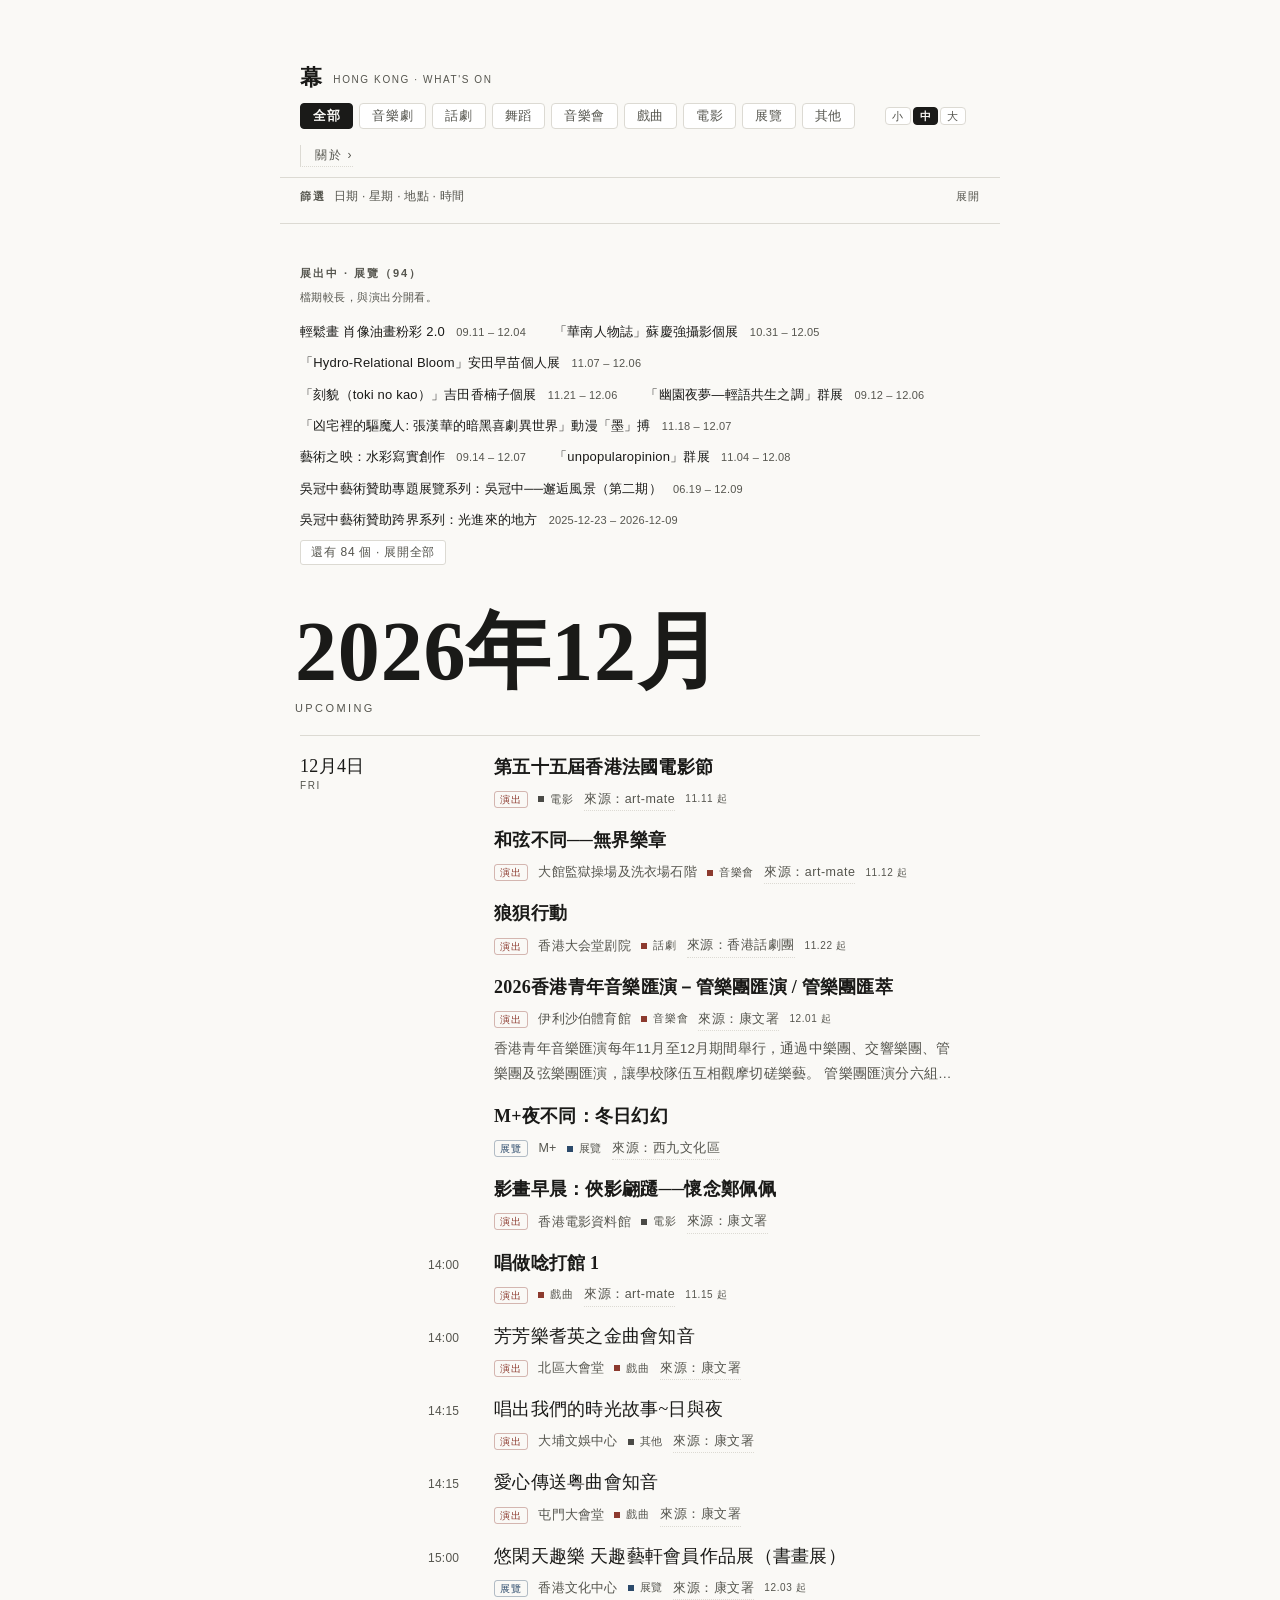
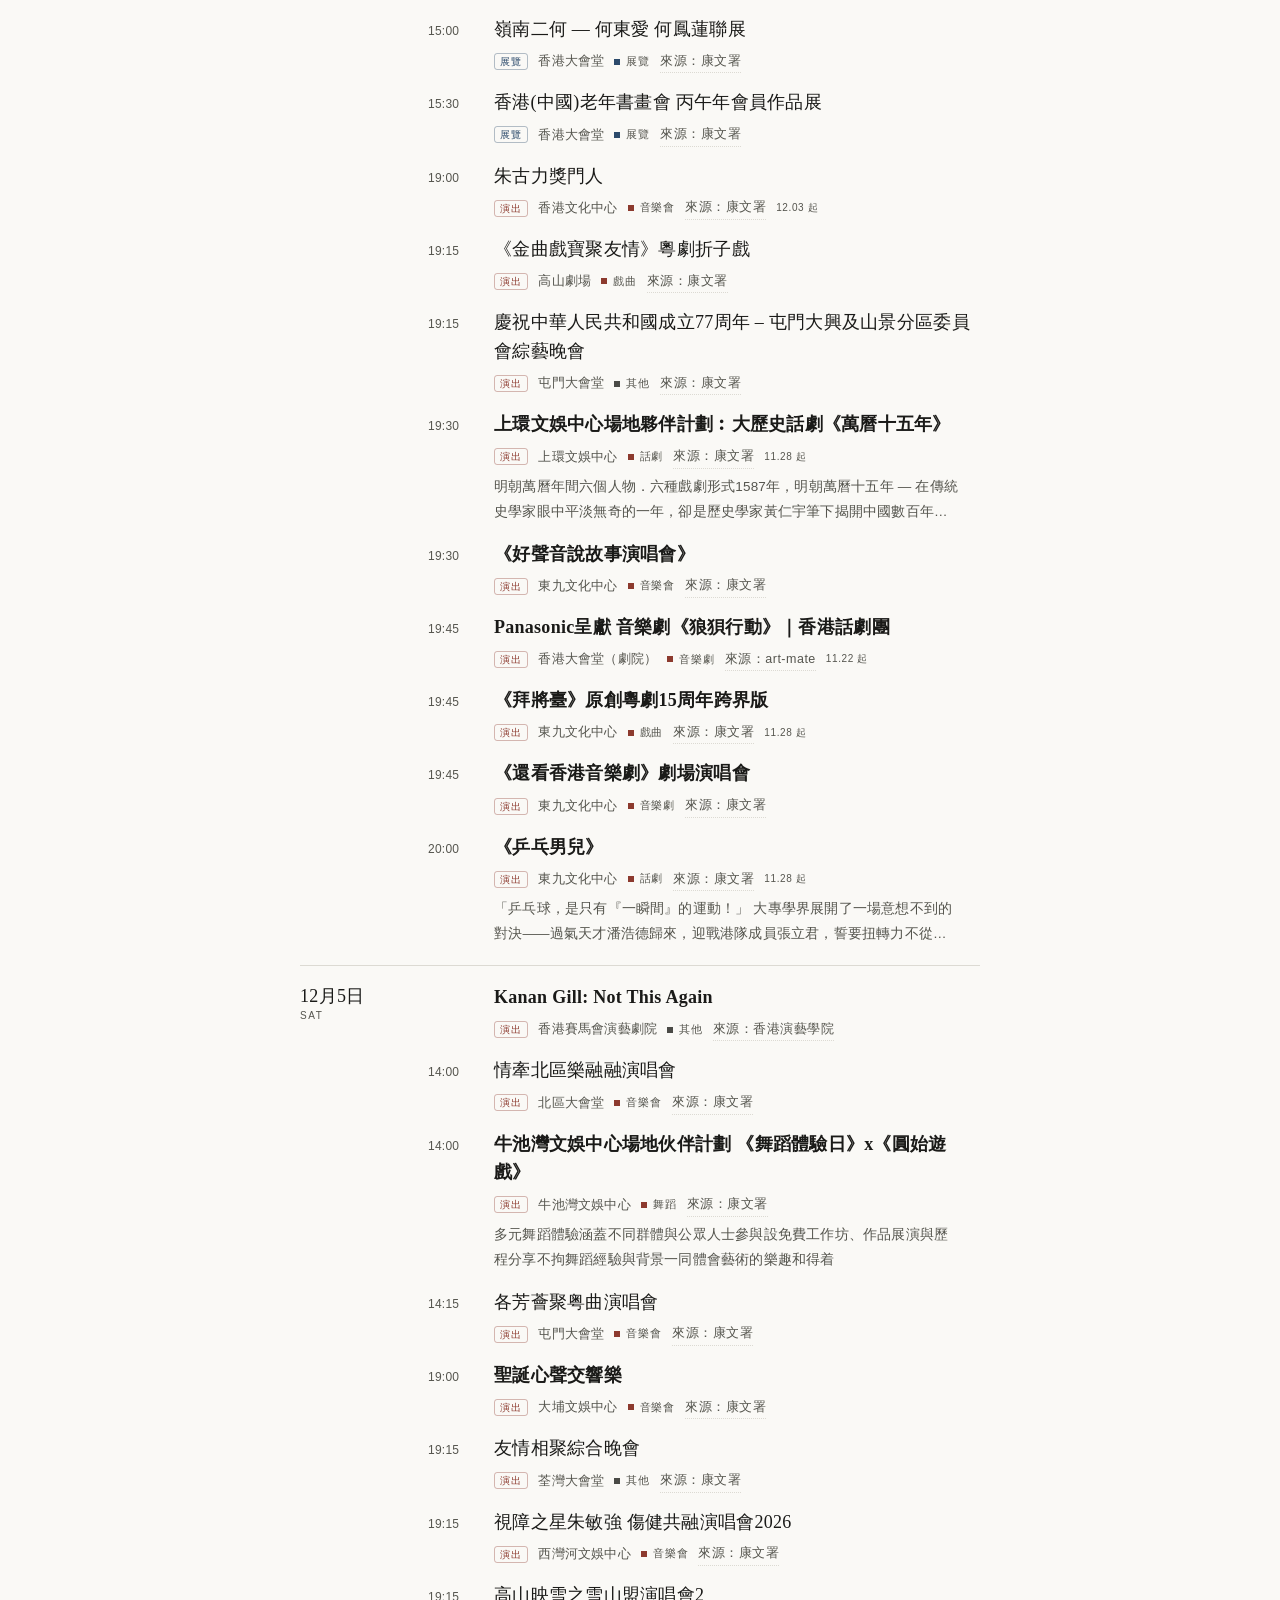
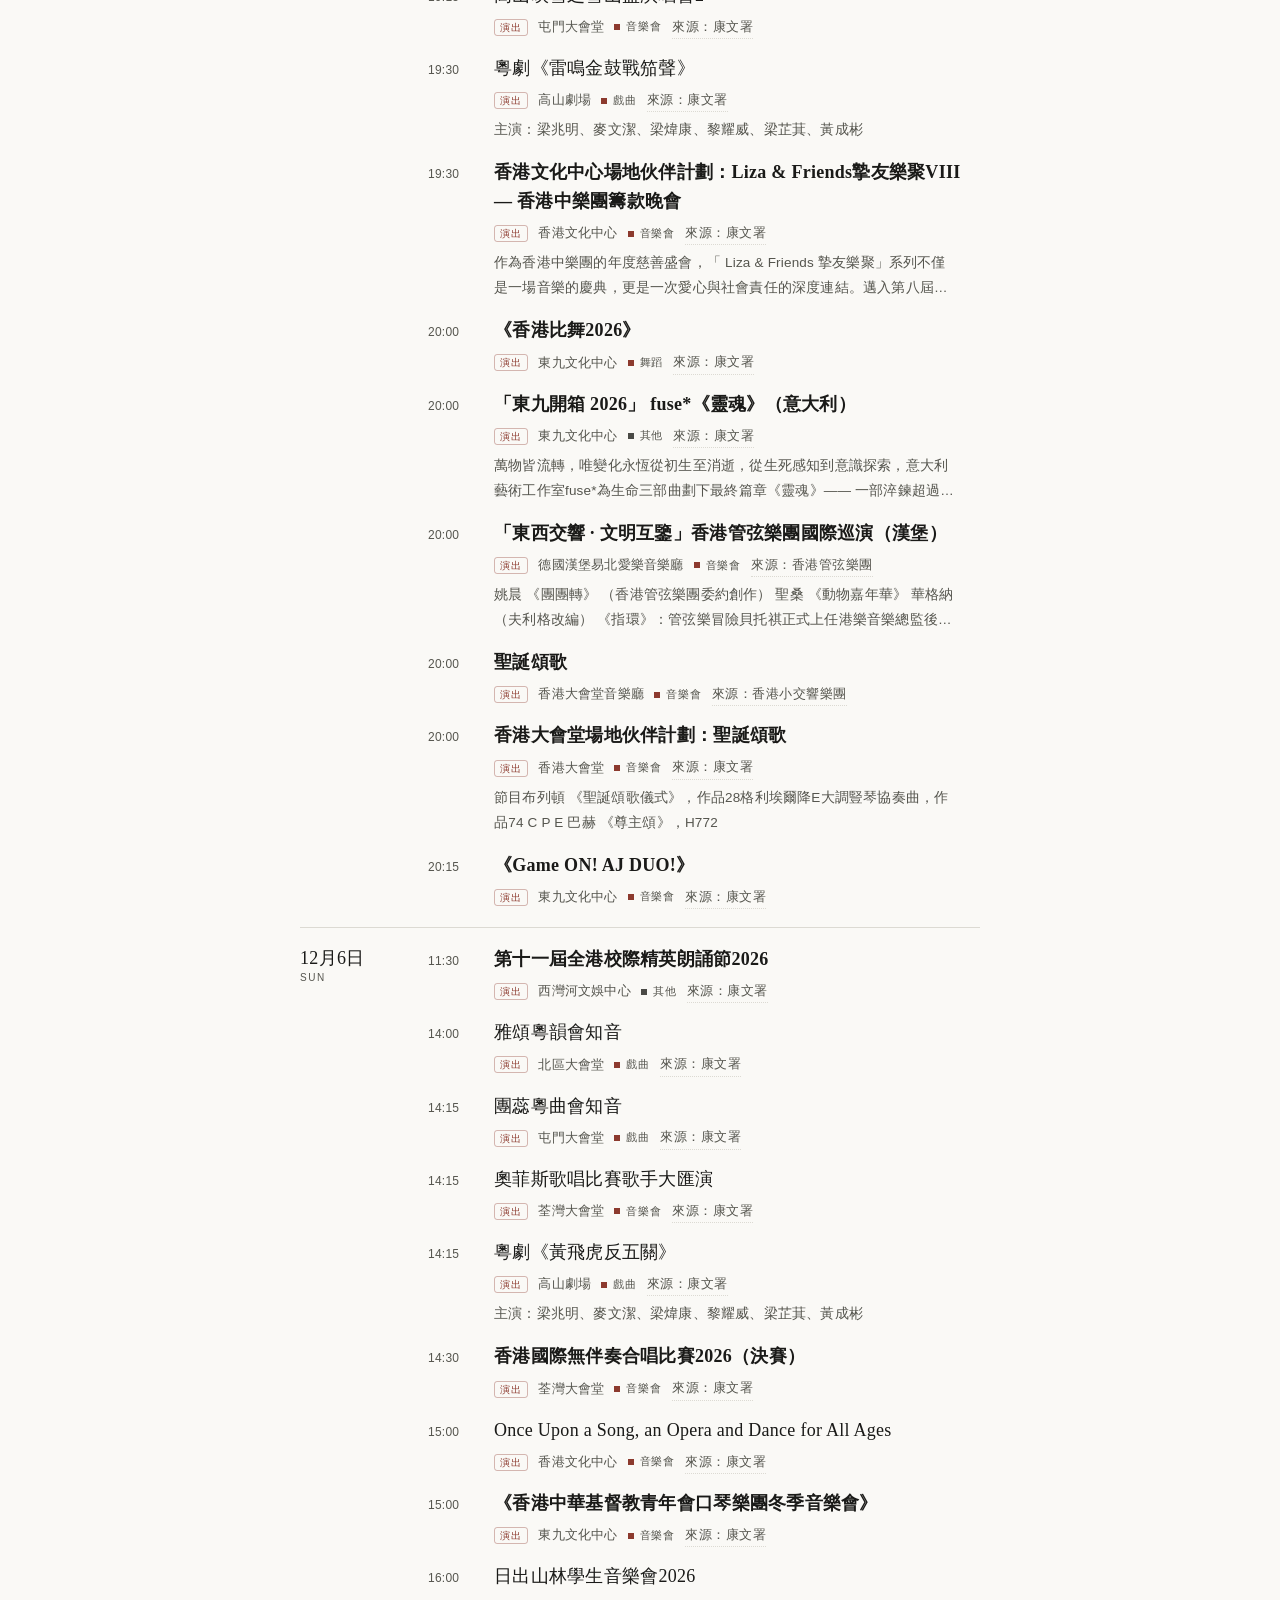
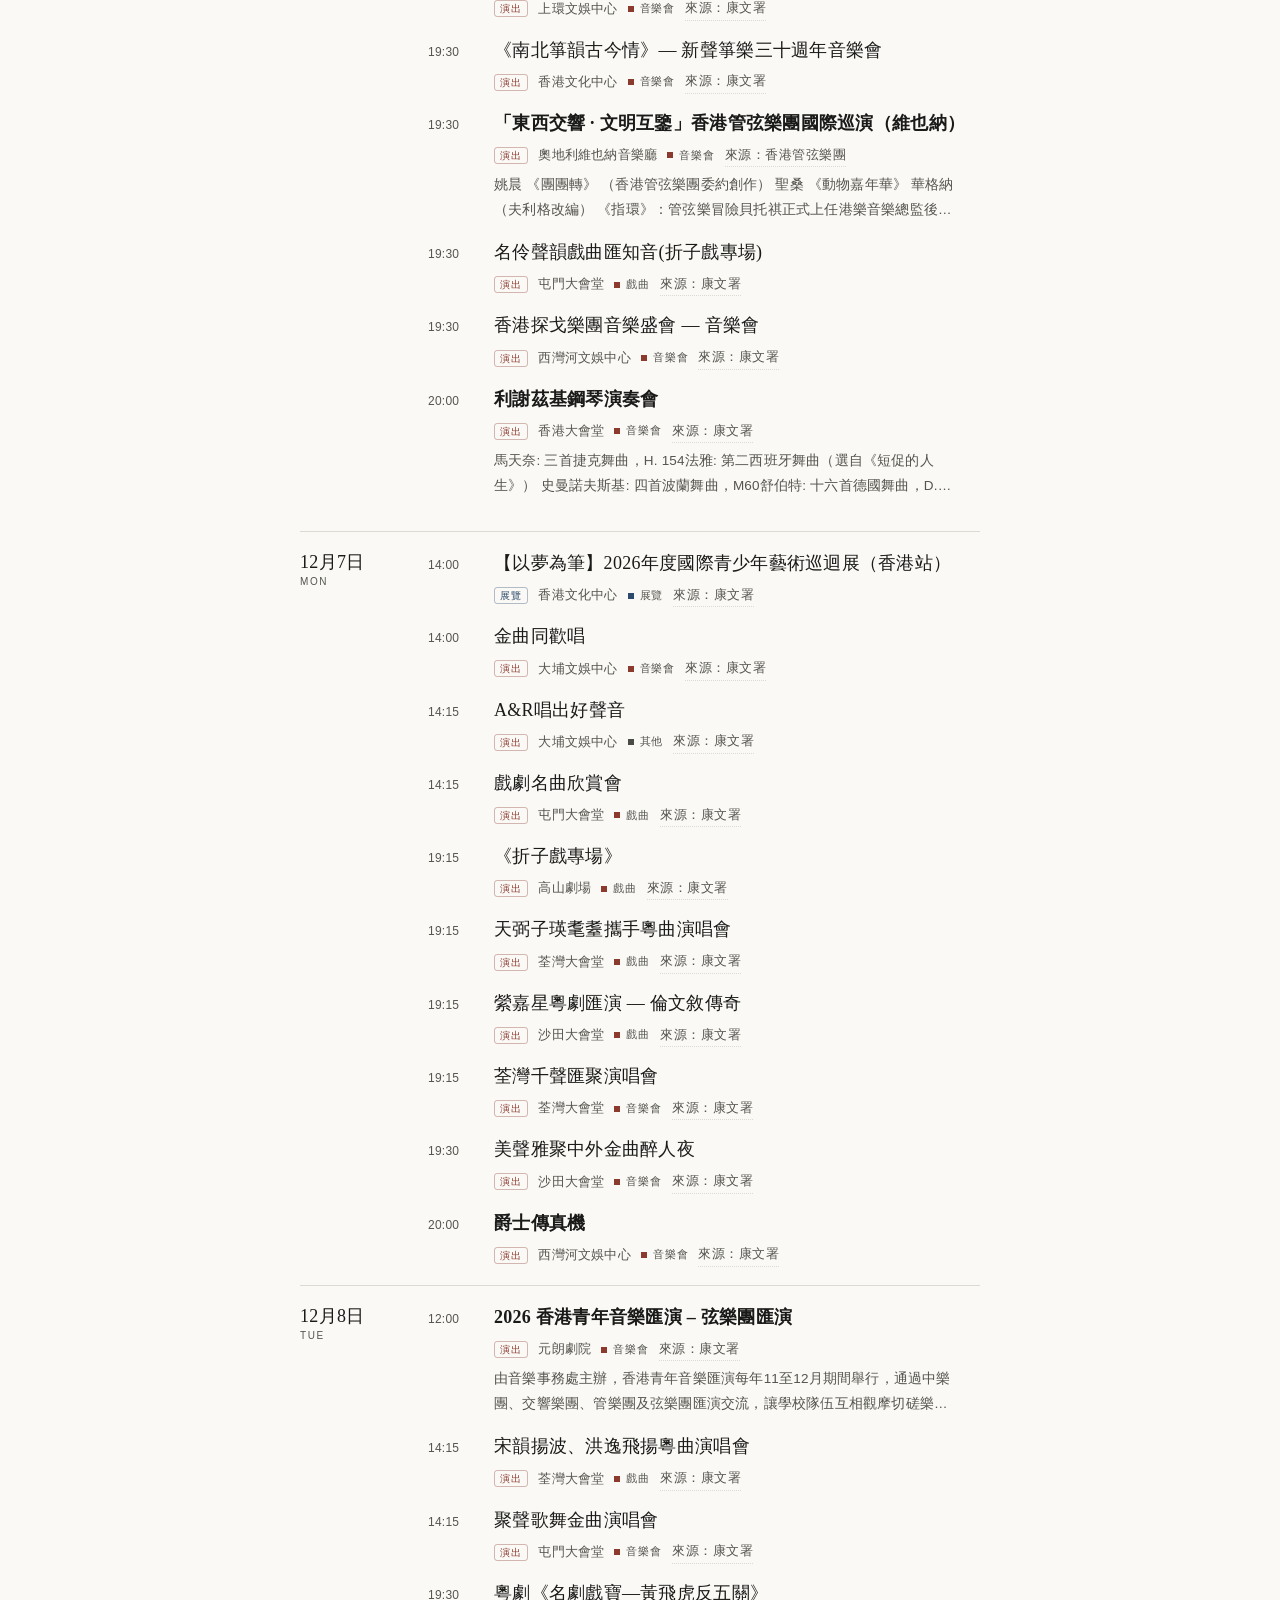
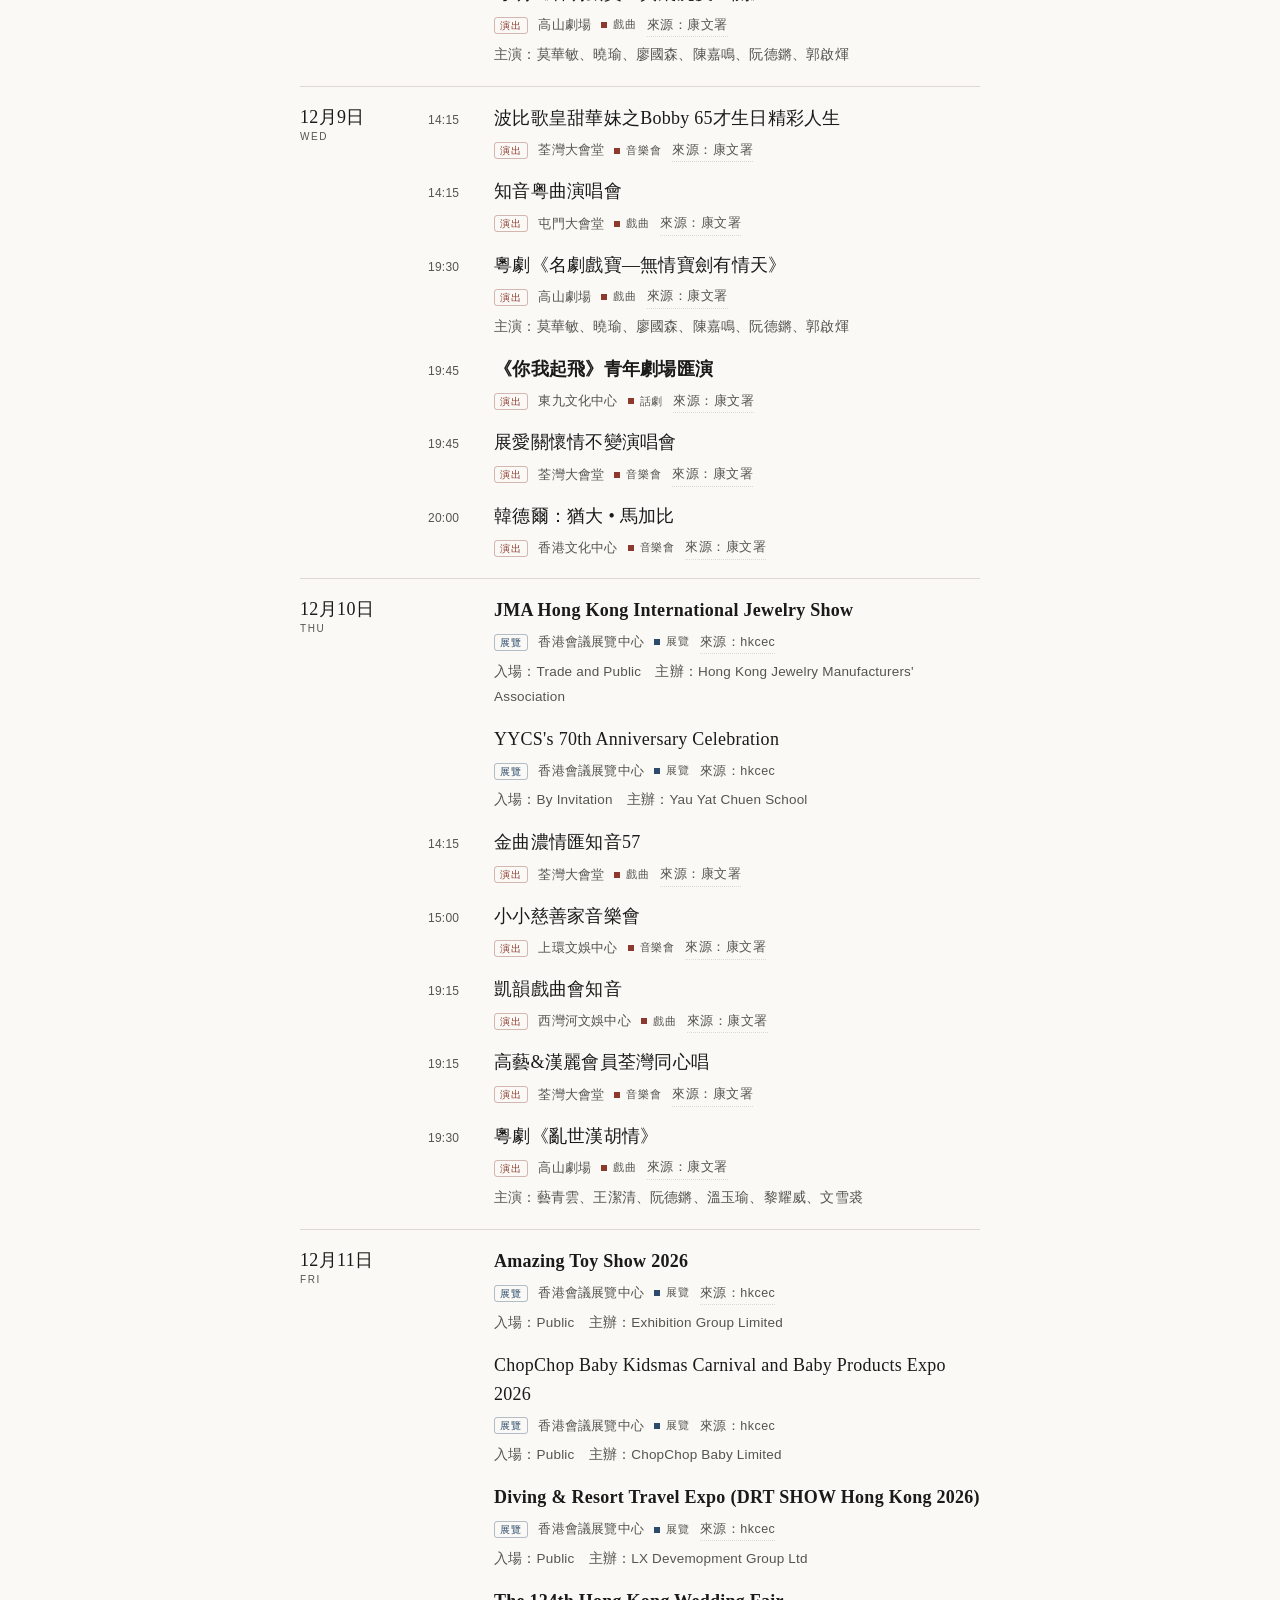
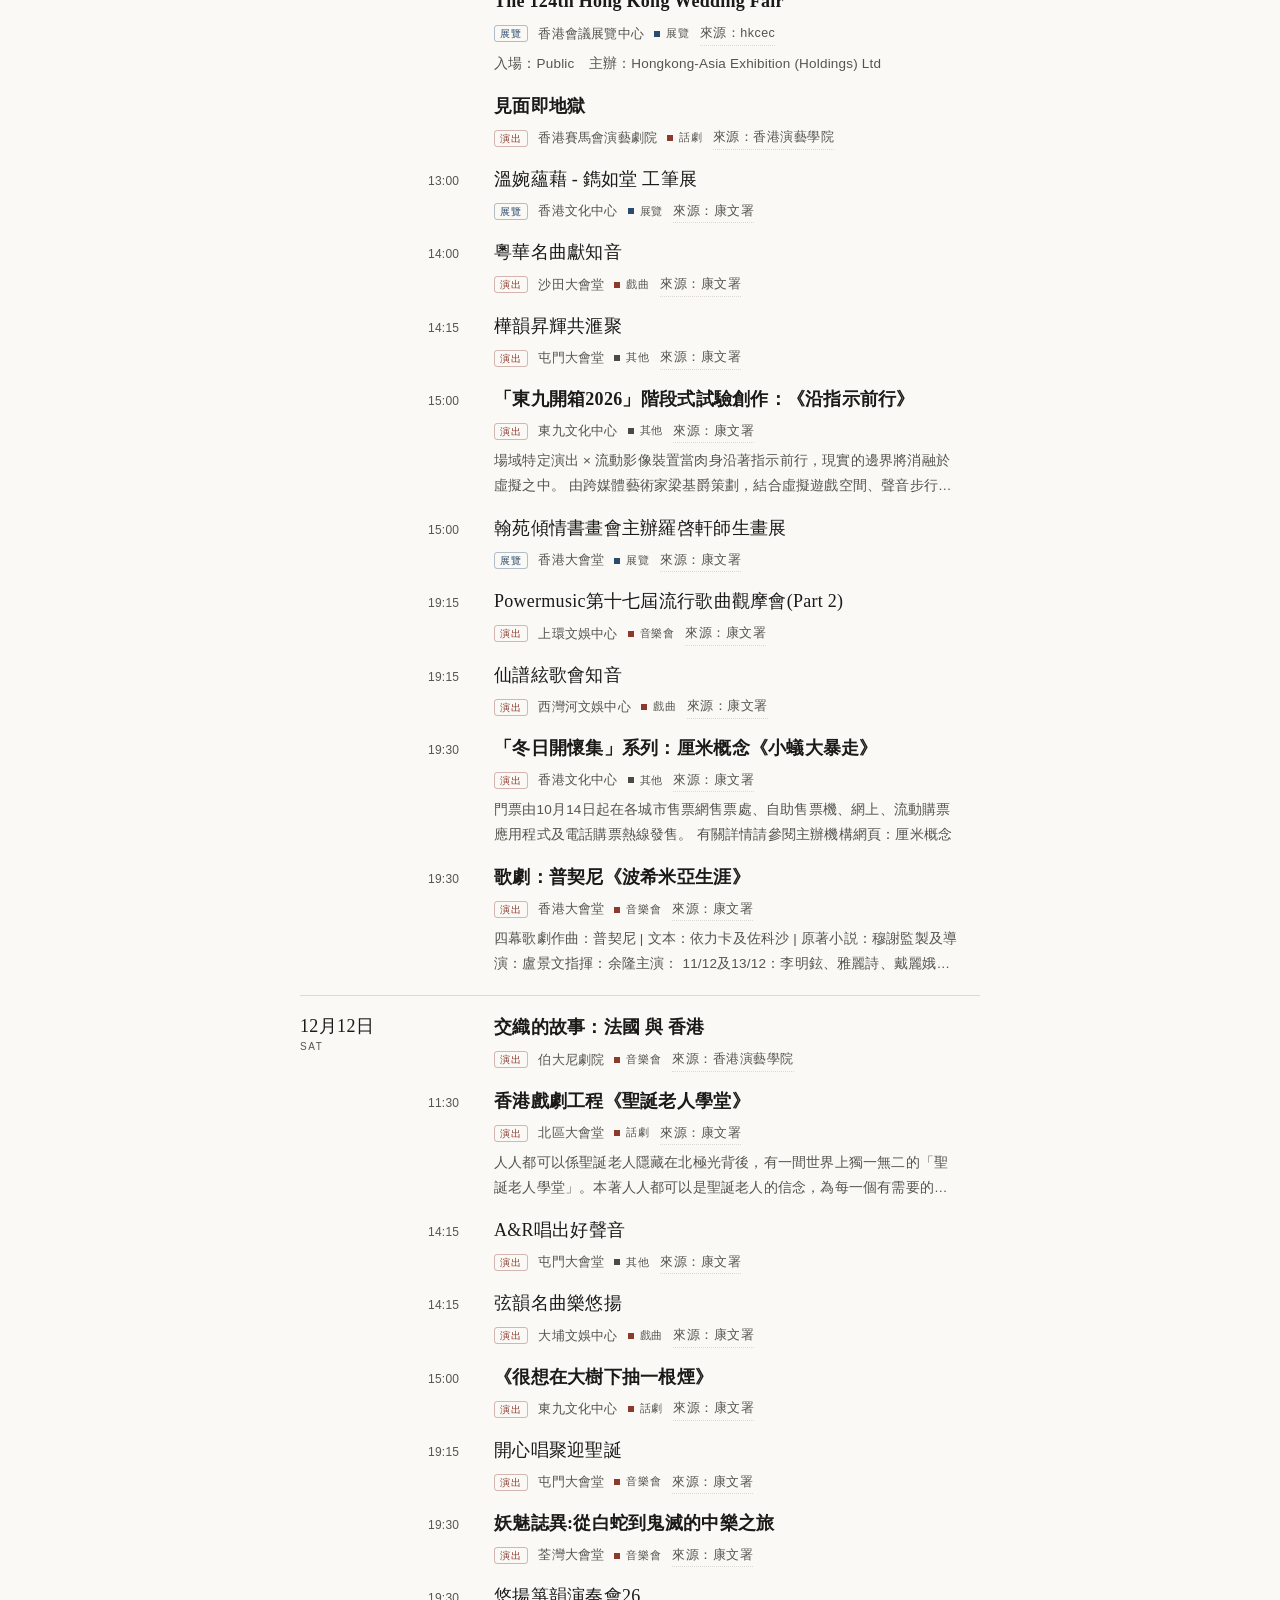
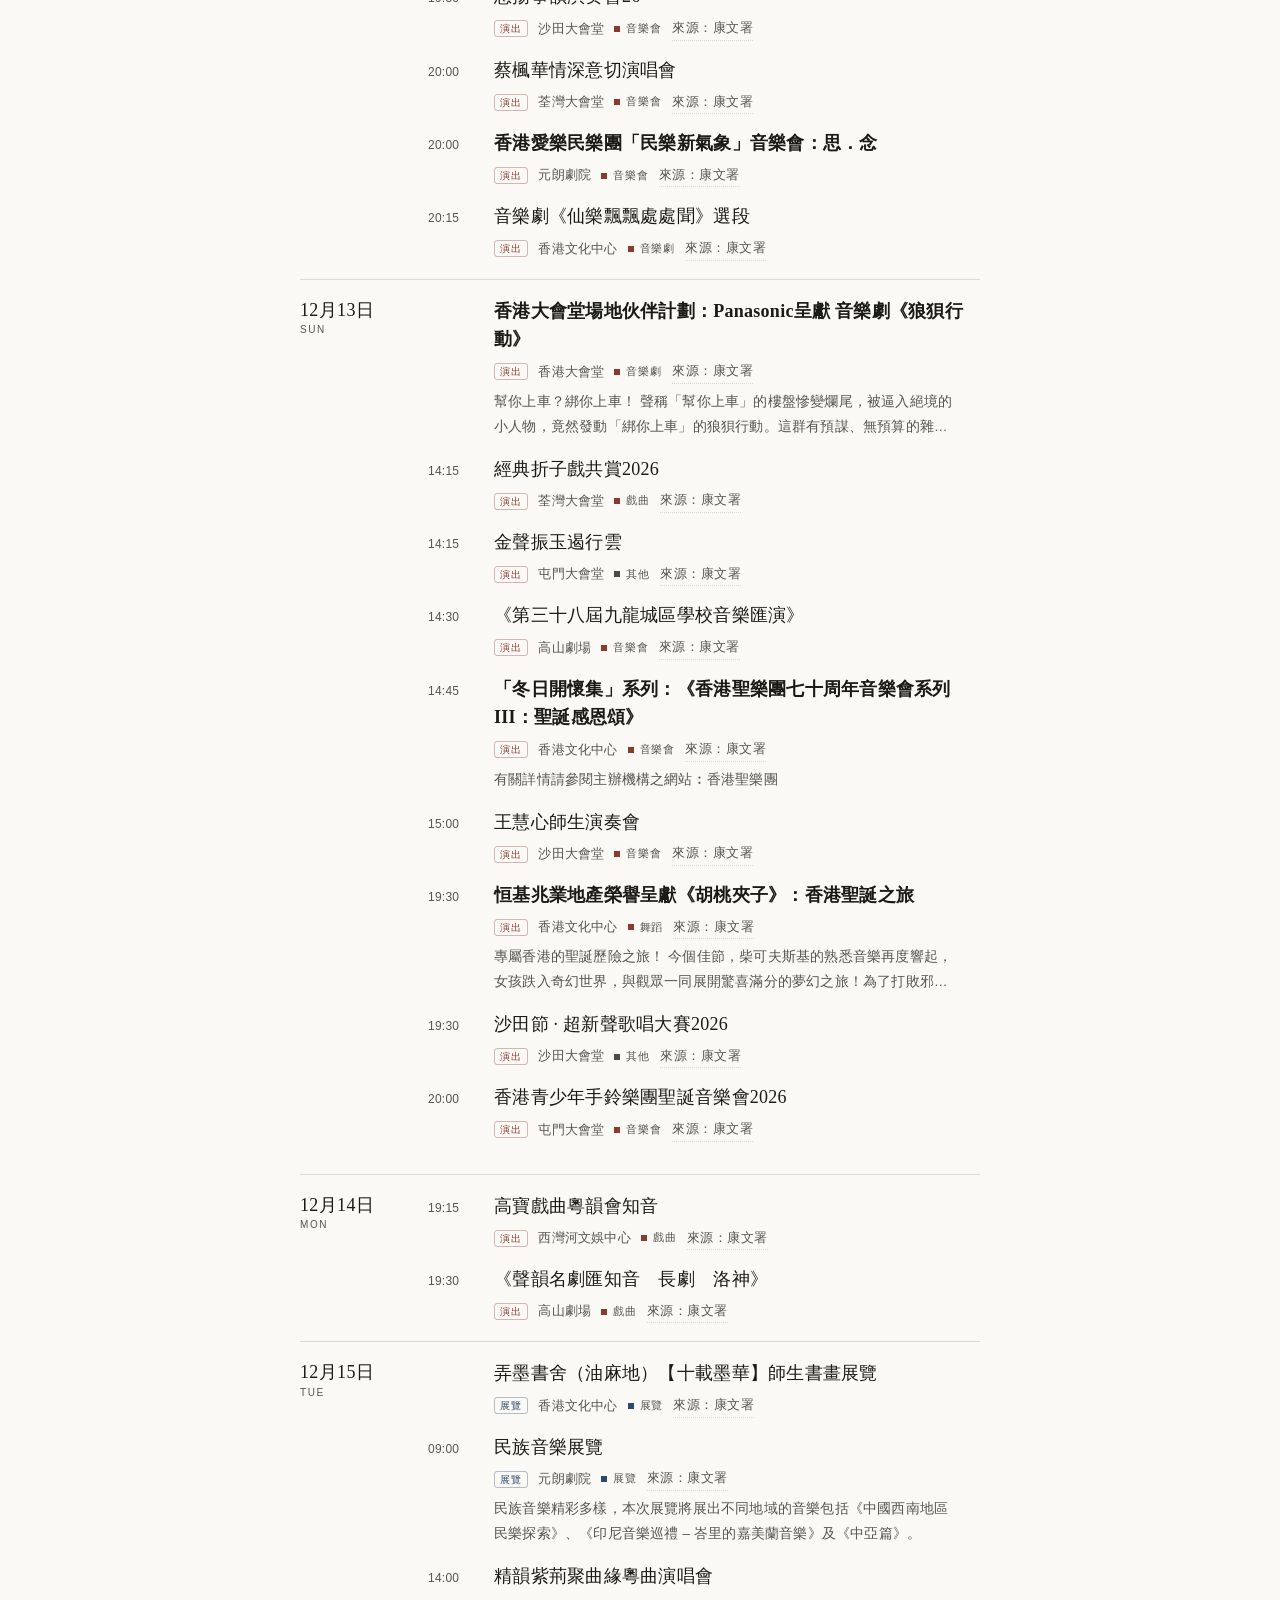
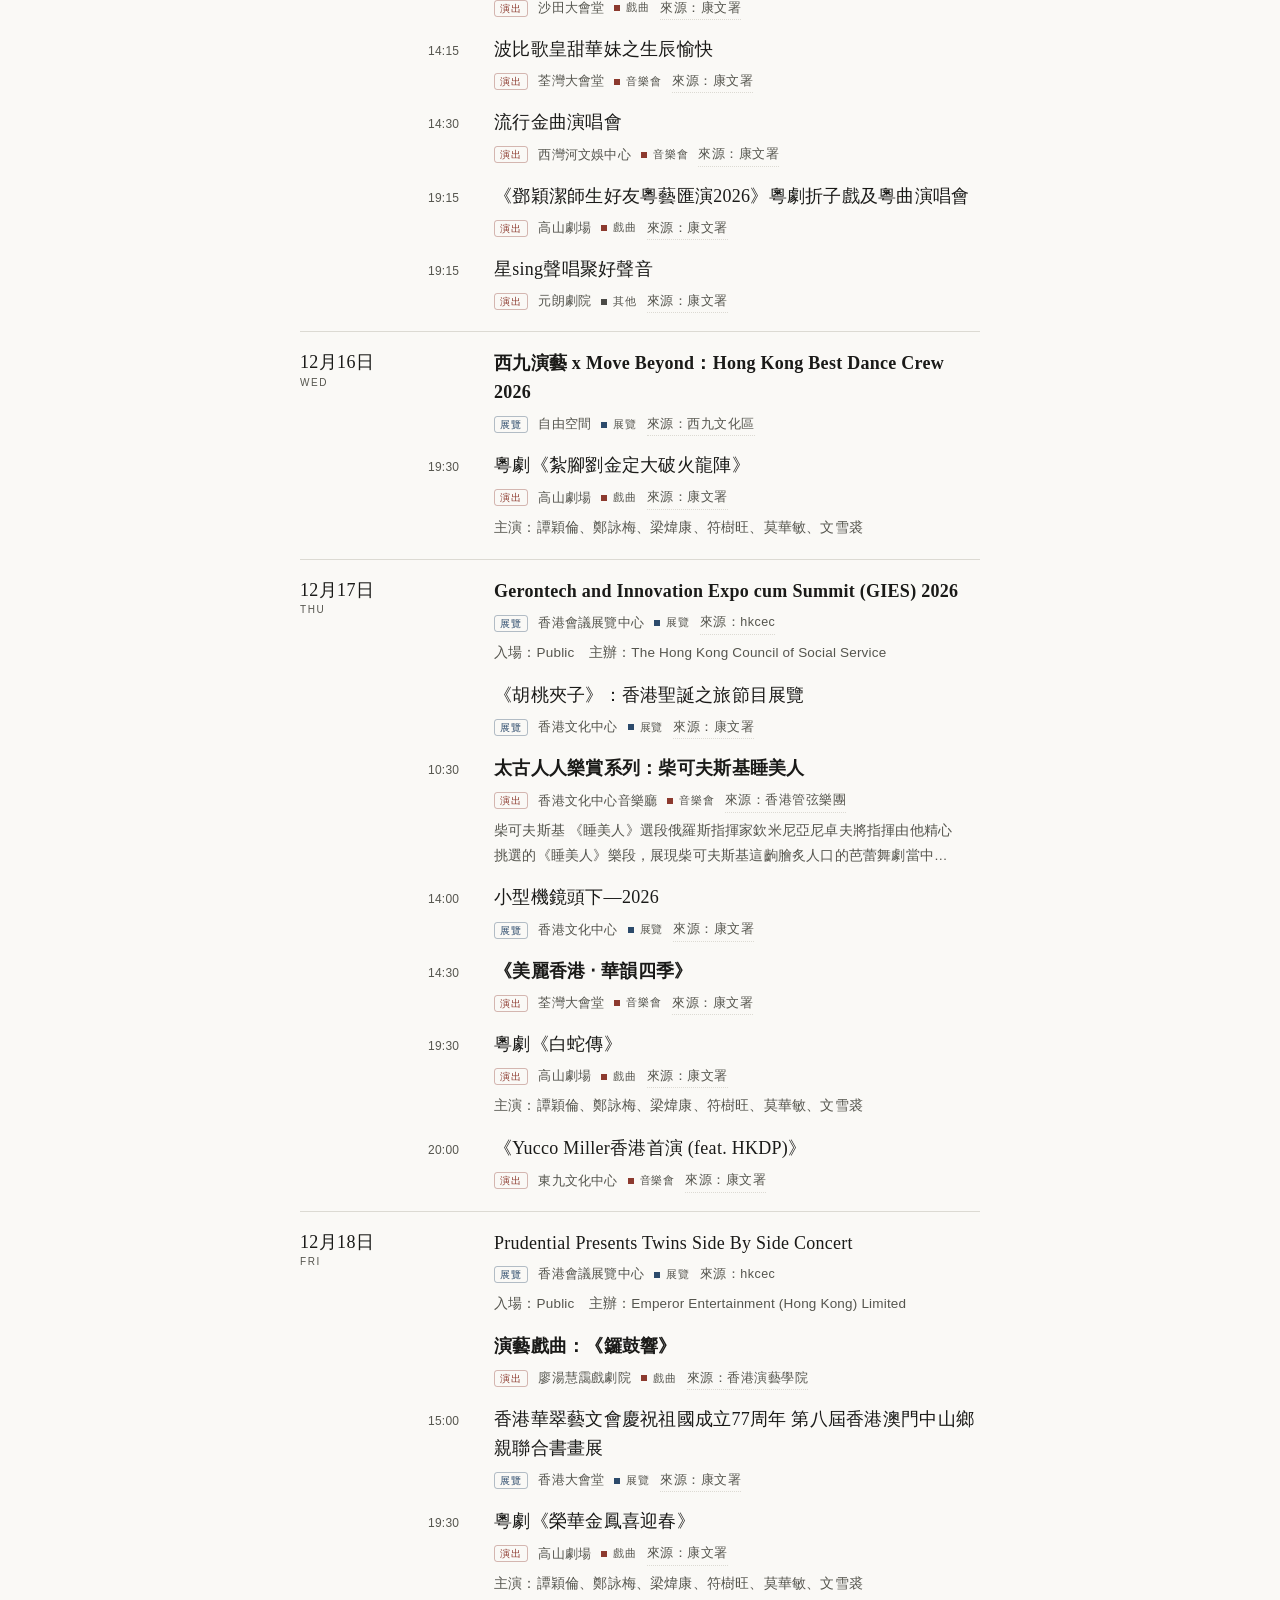
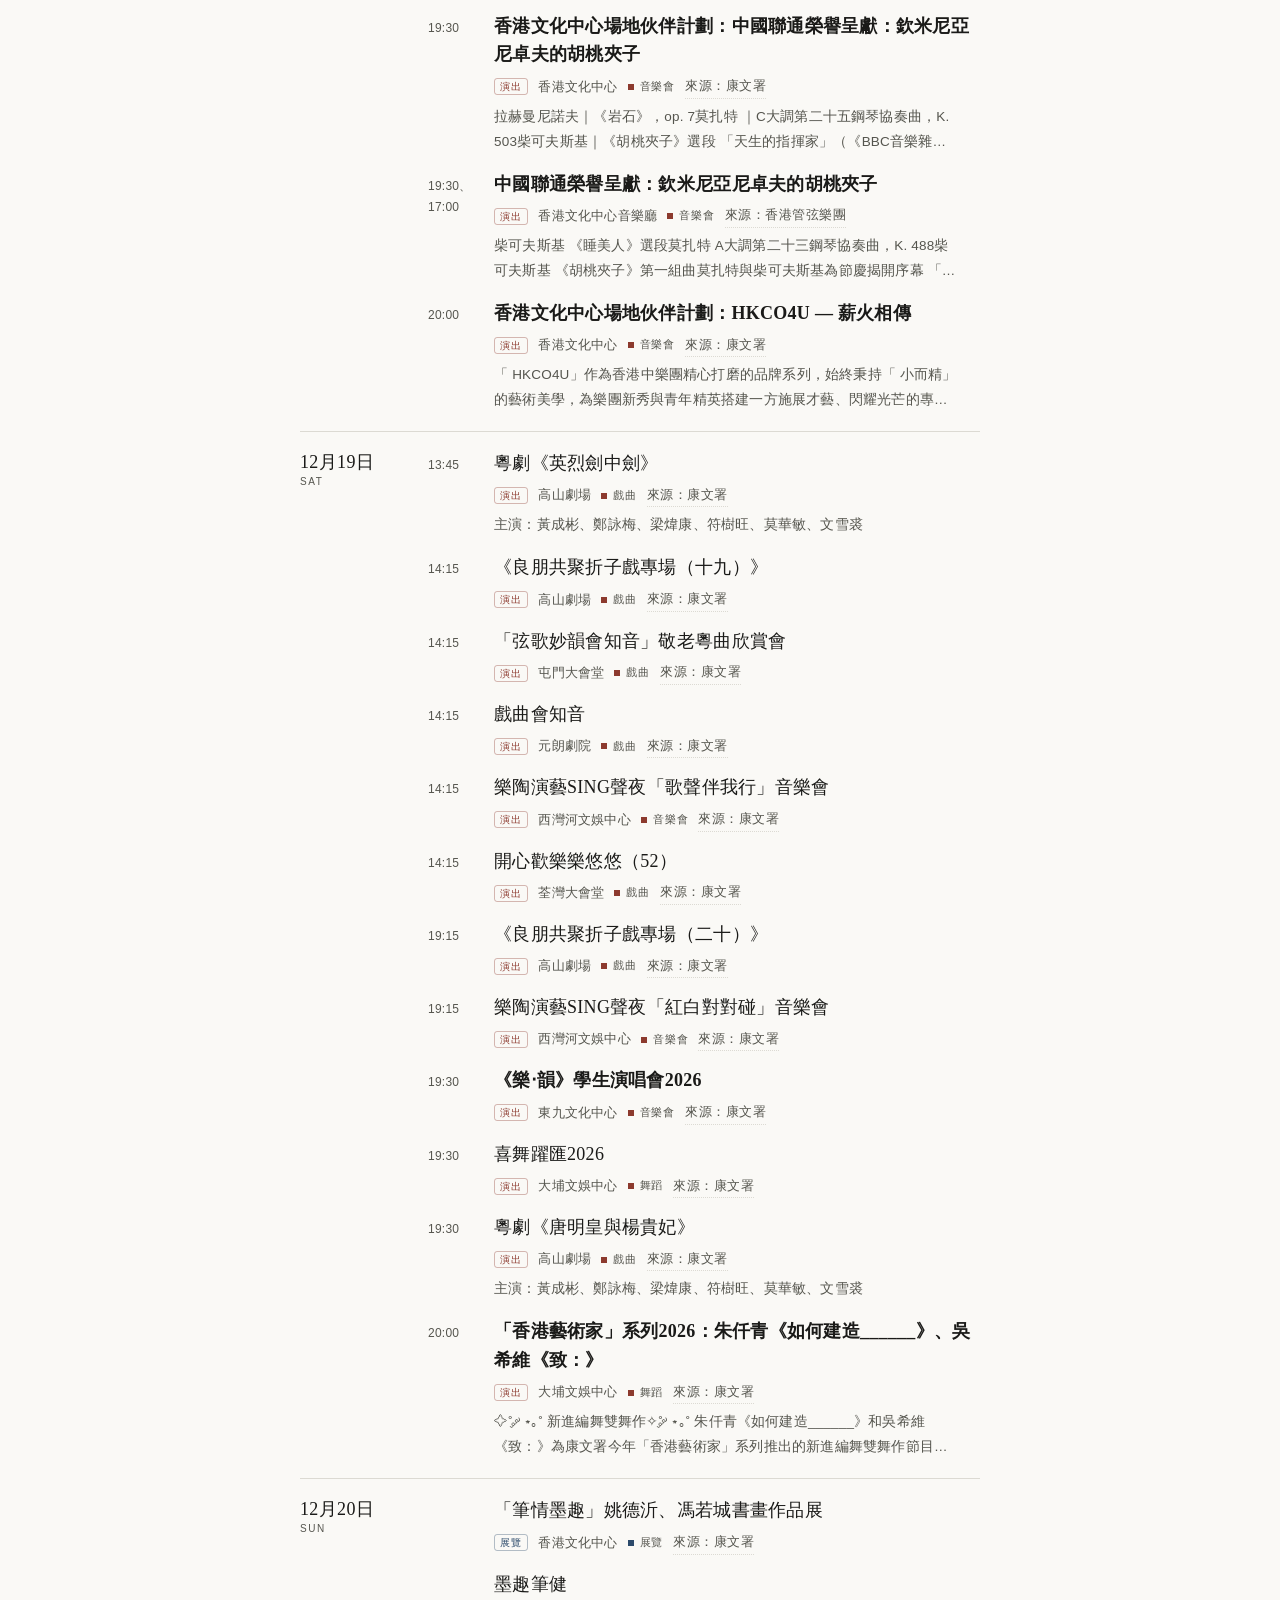
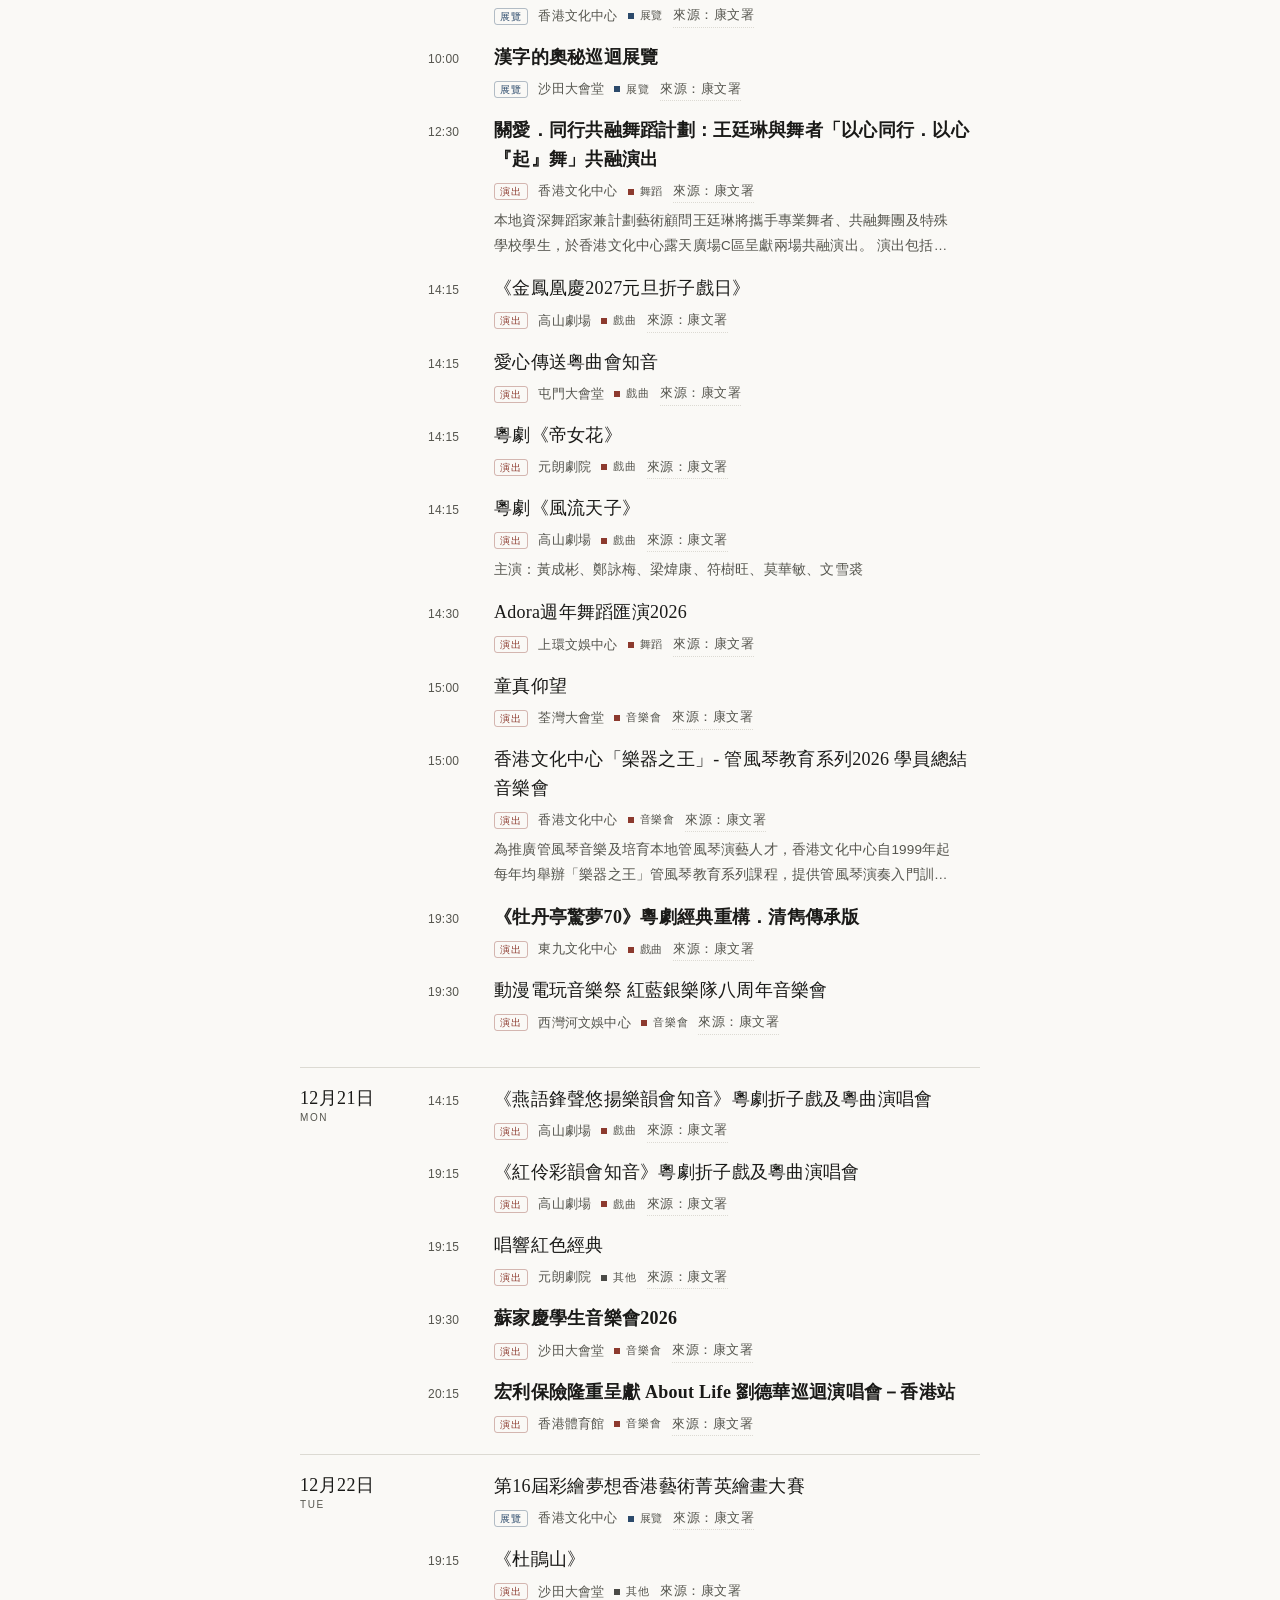
<file: index.html>
<!DOCTYPE html>
<html lang="zh-Hant">
<head>
<meta charset="utf-8">
<meta name="viewport" content="width=device-width,initial-scale=1">
<title>幕｜香港演出與展覽時間軸 2026</title>
<meta name="description" content="香港演出與展覽的日曆：舞台劇、音樂會、舞蹈、戲曲、電影與博物館展覽，按日子排在同一條時間軸，可按日期、場地、類型篩選。每月更新。">
<link rel="canonical" href="https://muk-8tc.pages.dev/">
<meta name="robots" content="index,follow,max-image-preview:large">
<meta property="og:type" content="website">
<meta property="og:site_name" content="幕">
<meta property="og:title" content="幕｜香港演出與展覽時間軸 2026">
<meta property="og:description" content="舞台劇、音樂會、舞蹈、戲曲、電影與博物館展覽，按日子排在同一條時間軸。每月更新。">
<meta property="og:url" content="https://muk-8tc.pages.dev/">
<meta property="og:locale" content="zh_HK">
<meta name="twitter:card" content="summary">
<script type="application/ld+json">{"@context":"https://schema.org","@type":"WebSite","name":"幕","alternateName":"幕 — 香港演出與展覽時間軸","url":"https://muk-8tc.pages.dev/","inLanguage":"zh-Hant","description":"香港演出與展覽的日曆，把各場地與藝團的節目按日子排成一條時間軸。"}</script>
<link rel="stylesheet" href="style.css?v=14" id="css">
</head>
<body>
<div class="wrap">

  <header class="masthead">
    <h1 class="logo">幕<small>Hong Kong · What's On</small></h1>
    <div class="navwrap">
      <nav id="filters" aria-label="分類"></nav>
      <div class="fontbar">
        <button type="button" class="fs" data-fs="s">小</button>
        <button type="button" class="fs on" data-fs="m">中</button>
        <button type="button" class="fs" data-fs="l">大</button>
      </div>
      <a class="toplink" href="about.html">關於</a>
    </div>
  </header>

  <div class="controls" id="controls">
  <button type="button" class="filter-toggle" id="filter-toggle" aria-expanded="true" aria-controls="filter-body">
    <span class="ft-label">篩選</span>
    <span class="ft-sum" id="ft-sum"></span>
    <span class="ft-chev" aria-hidden="true"></span>
  </button>
  <div class="filter-body" id="filter-body">

  <div class="frow">
    <span class="frow-label">日期</span>
    <div class="jumpbar">
      <input type="date" id="jump" aria-label="由">
      <span class="dash">至</span>
      <input type="date" id="jump-to" aria-label="至">
      <button type="button" id="jump-clear">全部時段</button>
      <button type="button" id="jump-go">去</button>
    </div>
  </div>

  <div class="frow">
    <span class="frow-label">星期</span>
    <div class="weekbar" id="weekbar"></div>
  </div>

  <div class="frow">
    <span class="frow-label">地點</span>
    <div class="placebar">
      <input id="place" list="places" placeholder="場地名或關鍵字" autocomplete="off">
      <datalist id="places"></datalist>
    </div>
  </div>

  <div class="frow">
    <span class="frow-label">時間</span>
    <div class="timebar">
      <select id="tfrom" aria-label="由"><option value="">任何</option></select>
      <span class="dash">至</span>
      <select id="tto" aria-label="至"><option value="">任何</option></select>
      <button type="button" id="filter-reset" hidden>清除全部</button>
    </div>
  </div>

  </div>
  </div>

  <section class="band" id="band" hidden data-open="0">
    <h2 id="band-title">展出中 · 展覽</h2>
    <p class="band-note" id="band-note">檔期較長，與演出分開看。</p>
    <ul id="band-list"></ul>
  </section>

  <main class="timeline" id="timeline"></main>

  <footer id="foot"></footer>

  <section class="about">
    <h2>關於</h2>
    <p>把香港幾個場地和藝團的節目表，併成同一條時間軸。不為賣票，只為讓你在某個沒事的晚上，剛好滑到一場想看的演出。</p>
    <p>資料每月更新一次。過期的不刪，標上「已結束」。</p>
    <p class="by">Hector Tam　·　君秋雪　·　二〇二六年十月</p>
  </section>
</div>

<noscript>
  <p>幕是一個香港演出與展覽的日曆：把康文署各個場地、西九文化區、香港管弦樂團、香港話劇團、香港舞蹈團、M+、香港藝術館等單位的節目表，按日子排在同一條時間軸上，包括舞台劇、音樂會、舞蹈、戲曲、電影與博物館展覽。時間軸由 JavaScript 載入，請開啟 JavaScript，或看<a href="about.html">關於</a>一頁了解資料來源與用法。</p>
</noscript>

<script src="app.js?v=3"></script>
<script>
  MUK.boot(function () { MUK.calendarPage(); });
</script>
</body>
</html>
</file>
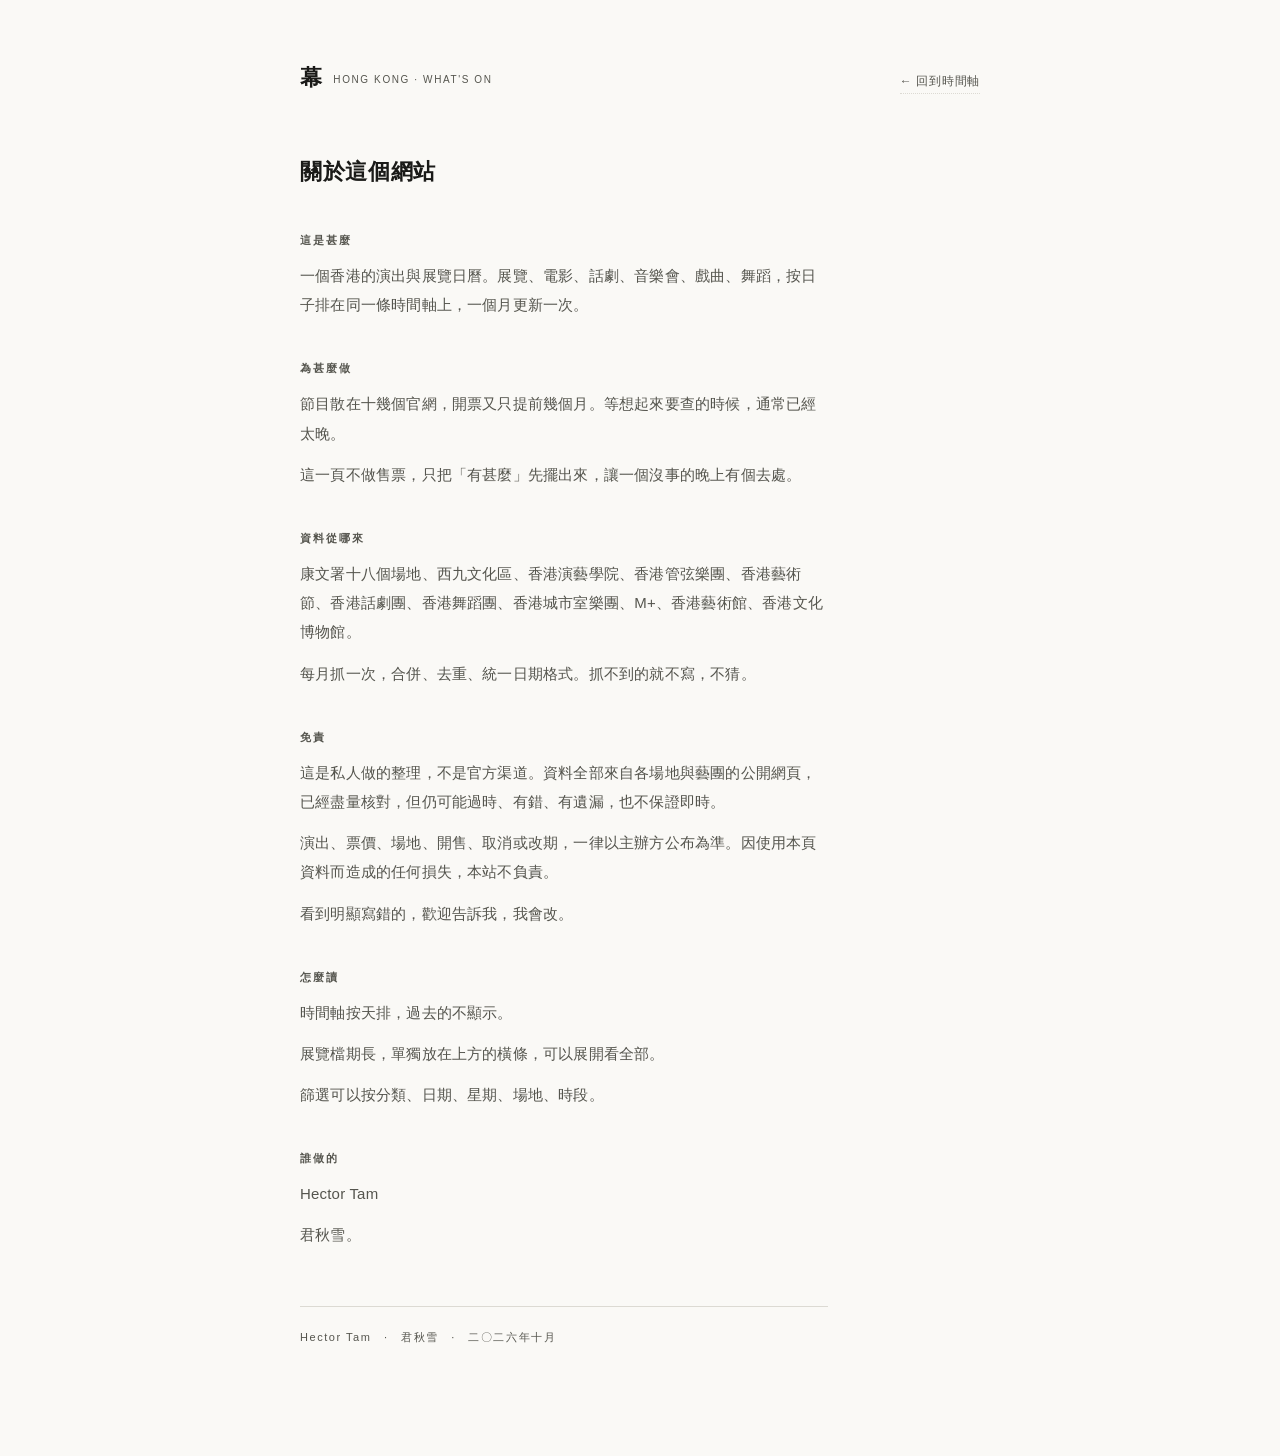
<file: about.html>
<!DOCTYPE html>
<html lang="zh-Hant">
<head>
<meta charset="utf-8">
<meta name="viewport" content="width=device-width,initial-scale=1">
<title>關於 — 幕｜香港演出與展覽時間軸</title>
<meta name="description" content="關於「幕」：一個香港的演出與展覽日曆。資料來自康文署場地、西九文化區、香港管弦樂團、香港話劇團、香港舞蹈團、M+、香港藝術館等單位的公開節目表，每月更新。">
<link rel="canonical" href="https://muk-8tc.pages.dev/about.html">
<link rel="stylesheet" href="style.css">
</head>
<body>
<div class="wrap">

  <header class="masthead">
    <h1 class="logo"><a href="index.html">幕</a><small>Hong Kong · What's On</small></h1>
    <nav><a class="backlink" href="index.html">← 回到時間軸</a></nav>
  </header>

  <section class="prose">
    <h2>關於這個網站</h2>

    <h3>這是甚麼</h3>
    <p>一個香港的演出與展覽日曆。展覽、電影、話劇、音樂會、戲曲、舞蹈，按日子排在同一條時間軸上，一個月更新一次。</p>

    <h3>為甚麼做</h3>
    <p>節目散在十幾個官網，開票又只提前幾個月。等想起來要查的時候，通常已經太晚。</p>
    <p>這一頁不做售票，只把「有甚麼」先擺出來，讓一個沒事的晚上有個去處。</p>

    <h3>資料從哪來</h3>
    <p>康文署十八個場地、西九文化區、香港演藝學院、香港管弦樂團、香港藝術節、香港話劇團、香港舞蹈團、香港城市室樂團、M+、香港藝術館、香港文化博物館。</p>
    <p>每月抓一次，合併、去重、統一日期格式。抓不到的就不寫，不猜。</p>

    <h3>免責</h3>
    <p>這是私人做的整理，不是官方渠道。資料全部來自各場地與藝團的公開網頁，已經盡量核對，但仍可能過時、有錯、有遺漏，也不保證即時。</p>
    <p>演出、票價、場地、開售、取消或改期，一律以主辦方公布為準。因使用本頁資料而造成的任何損失，本站不負責。</p>
    <p>看到明顯寫錯的，歡迎告訴我，我會改。</p>

    <h3>怎麼讀</h3>
    <p>時間軸按天排，過去的不顯示。</p>
    <p>展覽檔期長，單獨放在上方的橫條，可以展開看全部。</p>
    <p>篩選可以按分類、日期、星期、場地、時段。</p>

    <h3>誰做的</h3>
    <p>Hector Tam</p>
    <p>君秋雪。</p>

    <p class="by">Hector Tam　·　君秋雪　·　二〇二六年十月</p>
  </section>
</div>
</body>
</html>
</file>
<file: style.css>
/* 幕 — 設計系統見 ../DESIGN.md
   規則：紙白底、墨黑字、極小圓角、零陰影，顏色只用在小面積。
   2026-10-26 夜：字體統一成明體／黑體兩套、篩選列黏頂、所有可按的東西都有 hover。 */

:root{
  --paper:#FAF9F6;
  --paper-2:#F1EFE8;
  --ink:#1A1A18;
  /* 灰只留兩種：一個給次要文字，一個給線。
     原本五種灰（兩個文字灰＋兩個線灰）捱在一起，整頁就發虛。 */
  --ink-2:#55554E;
  --ink-3:var(--ink-2);
  --line:#DCDAD3;
  --line-2:var(--line);
  --red:#8C3A2E;      /* 表演 */
  --blue:#2C4A6B;     /* 展覽 */
  --grey:#4A4A46;     /* 電影 */
  --serif:"Noto Serif TC","Noto Serif HK","Songti TC","PMingLiU","新細明體",serif;
  --sans:"PingFang TC","Noto Sans TC","Noto Sans HK","Microsoft JhengHei","微軟正黑體",sans-serif;
}

*{box-sizing:border-box;}
html,body{margin:0;padding:0;}
body{
  background:var(--paper);
  color:var(--ink);
  font-family:var(--sans);
  font-size:16px;
  line-height:1.8;
  letter-spacing:.012em;
  -webkit-font-smoothing:antialiased;
  text-rendering:optimizeLegibility;
}

.wrap{max-width:720px;margin:0 auto;padding:64px 20px 96px;}

/* ---------- 站頭 ---------- */
.masthead{
  display:flex;align-items:baseline;justify-content:space-between;
  gap:10px 24px;flex-wrap:wrap;
  padding-bottom:10px;
  position:sticky;top:0;z-index:31;
  background:var(--paper);
}
.logo{
  font-family:var(--serif);font-size:22px;font-weight:700;
  letter-spacing:.06em;margin:0;line-height:1.3;
}
.logo small{
  display:inline-block;font-family:var(--sans);font-size:10px;font-weight:400;
  color:var(--ink-3);letter-spacing:.16em;text-transform:uppercase;
  margin-left:10px;transform:translateY(-2px);
}
nav{display:flex;gap:6px;flex-wrap:wrap;}
.navwrap{display:flex;align-items:baseline;gap:16px;flex-wrap:wrap;}

/* 「關於」不是按鈕：底線＋箭頭，比正文更明顯，但一看就知道是連結 */
.toplink{
  font-size:12px;color:var(--ink-2);text-decoration:none;letter-spacing:.14em;
  padding-left:14px;border-left:1px solid var(--line);
  border-bottom:1px dotted var(--line-2);
  transition:color .15s,border-color .15s;
}
.toplink::after{content:"›";margin-left:5px;color:var(--ink-3);transition:color .15s;}
.toplink:hover{color:var(--ink);border-bottom-color:var(--ink);}
.toplink:hover::after{color:var(--ink);}

/* 分類：細邊框＝可按的標籤；選中＝墨黑實底 */
nav button{
  appearance:none;background:#fff;border:1px solid var(--line);
  padding:2px 10px;cursor:pointer;
  font-family:var(--sans);font-size:13px;color:var(--ink-2);
  letter-spacing:.06em;border-radius:3px;
  transition:color .15s,background .15s,border-color .15s,transform .1s;
}
nav button:hover{color:var(--ink);border-color:var(--ink-3);background:var(--paper-2);}
nav button:active{transform:translateY(1px);}
nav button:focus-visible{outline:1px solid var(--ink);outline-offset:2px;}
nav button[aria-pressed="true"]{
  color:var(--paper);background:var(--ink);border-color:var(--ink);font-weight:700;
}
nav button[aria-pressed="true"]:hover{color:var(--paper);background:var(--ink);border-color:var(--ink);}

/* ---------- 篩選列：捲下去時黏在視窗頂 ---------- */
.controls{
  position:sticky;top:var(--mast-h,82px);z-index:30;
  background:var(--paper);
  margin:0 -20px;padding:12px 20px 14px;
  border-top:1px solid var(--line);
  border-bottom:1px solid var(--line);
}
.controls::after{
  content:"";display:block;position:absolute;left:0;right:0;bottom:-1px;height:1px;
  background:var(--line);
}

/* ---------- 篩選面板：一列一個維度（2026-11-03 重排） ---------- */
.frow{display:flex;align-items:flex-start;gap:14px;padding:8px 0;}
.frow + .frow{border-top:1px solid var(--line);}
.frow-label{
  flex:0 0 2.4em;font-size:11px;letter-spacing:.16em;color:var(--ink-3);
  line-height:26px;white-space:nowrap;
}
.frow .jumpbar,
.frow .weekbar,
.frow .placebar,
.frow .timebar{margin-top:0;flex:1;min-width:0;}
.frow .weekbar-label{display:none;}
.timebar{
  display:flex;flex-wrap:wrap;align-items:center;gap:8px;
  font-size:12px;color:var(--ink-3);
}
.timebar select{
  font-family:var(--sans);font-size:13px;color:var(--ink);cursor:pointer;
  background:#fff;border:1px solid var(--line);border-radius:3px;padding:3px 7px;
}
.timebar select:hover{border-color:var(--line-2);}
.timebar select:focus{outline:none;border-color:var(--ink);}
.timebar .dash{color:var(--ink-3);}
#filter-reset{
  appearance:none;background:none;border:0;padding:0 2px;cursor:pointer;margin-left:8px;
  font-family:var(--sans);font-size:12px;color:var(--ink-3);letter-spacing:.04em;
  text-decoration:underline;text-underline-offset:3px;
}
#filter-reset:hover{color:var(--ink);}

/* ---------- 展覽帶 ---------- */
.band{margin-top:40px;}
.band h2{
  font-family:var(--sans);font-size:11px;font-weight:700;
  letter-spacing:.18em;text-transform:uppercase;color:var(--ink-3);
  margin:0 0 4px;
}
.band-note{
  margin:0 0 12px;font-size:11px;color:var(--ink-3);letter-spacing:.04em;
}
.band ul{list-style:none;margin:0;padding:0;display:flex;flex-wrap:wrap;gap:8px 28px;}
.band li{font-size:13px;color:var(--ink-2);}
.band b{font-weight:400;color:var(--ink);}
.band span{color:var(--ink-3);font-variant-numeric:tabular-nums;}
.band-date{color:var(--ink-3);font-size:11px;font-variant-numeric:tabular-nums;}
.band-toggle{flex-basis:100%;}
.band-toggle button{
  appearance:none;background:#fff;border:1px solid var(--line);cursor:pointer;
  padding:3px 10px;border-radius:3px;
  font-family:var(--sans);font-size:12px;color:var(--ink-2);
  letter-spacing:.06em;transition:all .15s;
}
.band-toggle button:hover{color:var(--ink);border-color:var(--ink);background:var(--paper-2);}

/* 大類：演出 / 展覽 */
.kind{
  display:inline-flex;align-items:center;font-size:10px;line-height:1.5;
  letter-spacing:.12em;padding:0 5px;border:1px solid var(--line);
  border-radius:3px;color:var(--ink-3);white-space:nowrap;
}
.kind.k-show{color:var(--red);border-color:rgba(140,58,46,.35);}
.kind.k-ex{color:var(--blue);border-color:rgba(44,74,107,.35);}

/* ---------- 跳日期 ---------- */
.jumpbar{
  display:flex;align-items:center;gap:10px;
  font-size:12px;color:var(--ink-3);
}
.jumpbar label{letter-spacing:.14em;white-space:nowrap;}
.jumpbar input[type=date]{
  font-family:var(--sans);font-size:13px;color:var(--ink);
  background:#fff;border:1px solid var(--line);
  padding:4px 8px;letter-spacing:.02em;border-radius:3px;cursor:pointer;
  transition:border-color .15s,background .15s;
}
.jumpbar input[type=date]:hover{border-color:var(--line-2);}
.jumpbar input[type=date]:focus{outline:none;border-color:var(--ink);}
.jumpbar button{
  appearance:none;background:#fff;border:1px solid var(--line);cursor:pointer;
  font-family:var(--sans);font-size:12px;color:var(--ink-2);
  letter-spacing:.1em;padding:4px 10px;border-radius:3px;
  transition:all .15s;
}
.jumpbar button:hover{color:var(--ink);border-color:var(--ink);background:var(--paper-2);}
.jumpbar button:active{transform:translateY(1px);}

/* 展覽帶的標題連結（有網址才是 <a>） */
.band-link{color:var(--ink);text-decoration:none;border-bottom:1px solid transparent;cursor:pointer;transition:border-color .15s;}
.band-link:hover{border-bottom-color:var(--ink);}
.band-link.no-link{cursor:default;}
.band-link.no-link:hover{border-bottom-color:transparent;}

/* ---------- 星期 ---------- */
.weekbar{
  display:flex;flex-wrap:wrap;align-items:center;gap:4px;margin-top:10px;
  font-size:12px;color:var(--ink-3);
}
.weekbar-label{letter-spacing:.14em;margin-right:6px;}
.wchip{
  appearance:none;background:#fff;border:1px solid var(--line);cursor:pointer;
  font-family:var(--sans);font-size:12px;color:var(--ink-2);
  padding:2px 9px;letter-spacing:.06em;border-radius:3px;
  transition:all .15s;
}
.wchip:hover{color:var(--ink);border-color:var(--ink-3);background:var(--paper-2);}
.wchip.on{color:var(--paper);background:var(--ink);border-color:var(--ink);font-weight:700;}
.wchip.clear{color:var(--ink-3);background:none;border-color:transparent;text-decoration:underline;text-underline-offset:3px;}
.wchip.clear:hover{color:var(--ink);background:none;border-color:transparent;}

/* ---------- 地點 / 時間 ---------- */
.placebar{
  display:flex;flex-wrap:wrap;align-items:center;gap:8px;margin-top:10px;
  font-size:12px;color:var(--ink-3);
}
.placebar label{letter-spacing:.14em;white-space:nowrap;}
.placebar input, .placebar select{
  font-family:var(--sans);font-size:13px;color:var(--ink);
  background:#fff;border:1px solid var(--line);
  padding:4px 8px;border-radius:3px;
  transition:border-color .15s;
}
.placebar input{width:190px;}
.placebar select{cursor:pointer;}
.placebar input:hover, .placebar select:hover{border-color:var(--line-2);}
.placebar input:focus, .placebar select:focus{outline:none;border-color:var(--ink);}
.placebar input::placeholder{color:var(--ink-3);}
.placebar .dash{color:var(--ink-3);}

/* ---------- 字號：小／中／大 ---------- */
.fontbar{
  display:flex;align-items:center;gap:4px;margin-left:auto;
  font-size:12px;color:var(--ink-3);
}
/* 站頭那一組：縮小、貼近「關於」 */
.navwrap .fontbar{margin:0 0 0 14px;gap:2px;}
.navwrap .fontbar .fs{font-size:11px;padding:0 6px;line-height:1.5;}
.fontbar-label{letter-spacing:.14em;margin-right:6px;}
.fontbar .fs{
  appearance:none;background:#fff;border:1px solid var(--line);cursor:pointer;
  font-family:var(--sans);font-size:12px;color:var(--ink-2);line-height:1.6;
  padding:1px 9px;border-radius:3px;transition:all .15s;
}
.fontbar .fs:hover{color:var(--ink);border-color:var(--ink-3);background:var(--paper-2);}
.fontbar .fs.on{color:var(--paper);background:var(--ink);border-color:var(--ink);font-weight:700;}

/* 字號三檔：整體放大縮小（版面會跟著重排，不是單純拉字） */
body.fs-s .wrap{zoom:.93;}
body.fs-l .wrap{zoom:1.14;}

/* ---------- 時間軸 ---------- */
.timeline{margin-top:48px;}
/* 月標題：整頁唯一的大東西，其餘全部退成小字（一個搶戲就夠）。
   左邊 negtive margin 當出血，看起來像故意排的，不像剩下的空白。 */
.month{
  font-family:var(--serif);font-weight:700;
  font-size:clamp(46px,11vw,84px);line-height:.94;
  margin:76px 0 18px;margin-left:-0.06em;
  letter-spacing:.01em;
}
.month:first-child{margin-top:0;}
.month em{
  display:block;font-family:var(--sans);font-style:normal;
  font-size:11px;font-weight:400;line-height:1.4;
  color:var(--ink-3);letter-spacing:.22em;margin:10px 0 0;text-transform:uppercase;
}

.day{
  display:grid;grid-template-columns:104px 1fr;gap:24px;
  padding:18px 0;border-top:1px solid var(--line);
}
/* 週與週之間留真正的空（18+14+18 ≈ 50px），不然滑十分鐘不知道自己在哪 */
.day.wk-start{margin-top:14px;}
.day-date{
  font-family:var(--serif);font-size:18px;line-height:1.4;letter-spacing:.02em;
}
.day-date em{
  display:block;font-family:var(--sans);font-style:normal;
  font-size:10px;color:var(--ink-3);letter-spacing:.16em;text-transform:uppercase;
}
.items{display:flex;flex-direction:column;gap:16px;}

.item{
  display:grid;grid-template-columns:52px 1fr;gap:14px;align-items:baseline;
}
.item-time{
  font-size:12px;color:var(--ink-3);font-variant-numeric:tabular-nums;
  letter-spacing:.02em;
}
.item-body{min-width:0;}
/* 標題用明體，跟站名同一套字 */
.item-title{
  font-family:var(--serif);font-size:18px;font-weight:600;line-height:1.55;
  color:var(--ink);text-decoration:none;letter-spacing:.015em;
  border-bottom:1px solid transparent;transition:border-color .15s,color .15s;
  cursor:pointer;
}
.item-title:hover{border-bottom-color:var(--ink);}
/* 源資料本身沒有網址的：不做成連結，也不給手指 */
.item-title.no-link{cursor:default;font-weight:500;}
.item-title.no-link:hover{border-bottom-color:transparent;}
.item-meta{
  font-size:12.5px;color:var(--ink-3);margin-top:5px;
  display:flex;gap:10px;flex-wrap:wrap;align-items:center;
}
/* 來源：連到該源官網首頁。沒有單頁網址的條目就靠它指出出處 */
.src{
  color:var(--ink-3);text-decoration:none;letter-spacing:.04em;
  border-bottom:1px dotted var(--line-2);cursor:pointer;
  transition:color .15s,border-color .15s;
}
.src:hover{color:var(--ink);border-bottom-color:var(--ink);}
.src.no-link{cursor:default;border-bottom:0;}
.src.no-link:hover{color:var(--ink-3);}

/* 簡介：折兩行，點一下展開。只有舞蹈團、室樂團這類有原始文案的源才有 */
.item-desc{
  font-size:13.5px;line-height:1.85;color:var(--ink-3);
  margin-top:6px;max-width:62ch;cursor:pointer;
  display:-webkit-box;-webkit-box-orient:vertical;-webkit-line-clamp:2;overflow:hidden;
  transition:color .15s;
}
.item-desc:hover{color:var(--ink-2);}
.item-desc.open{display:block;color:var(--ink-2);}

/* 分類：色點 + 文字，不填底色 */
.tag{display:inline-flex;align-items:center;gap:6px;font-size:11px;
     letter-spacing:.08em;color:var(--ink-2);}
.tag::before{content:"";width:6px;height:6px;border-radius:0;background:var(--grey);}
.tag[data-t="音樂劇"]::before,
.tag[data-t="話劇"]::before,
.tag[data-t="舞蹈"]::before,
.tag[data-t="音樂會"]::before,
.tag[data-t="戲曲"]::before,
.tag[data-t="演出"]::before{background:var(--red);}
.tag[data-t="展覽"]::before{background:var(--blue);}

/* 內容類別：貼在分類旁邊的小標籤，跟上面那行篩選同一套規則 */
.ctag{
  font-size:10px;letter-spacing:.08em;color:var(--ink-2);
  border:1px solid var(--line);border-radius:3px;
  padding:0 5px;line-height:1.6;white-space:nowrap;
}

/* 「8.4 起」：早就開始、但現在還在演的（歸到今天那一組） */
.since{font-size:10px;color:var(--ink-3);letter-spacing:.06em;}

/* 過期 */
.past .item-title{color:var(--ink-3);}
.past{opacity:.38;}

/* ---------- 頁腳 ---------- */
footer{
  margin-top:96px;padding-top:24px;border-top:1px solid var(--line);
  font-size:12px;color:var(--ink-3);line-height:1.8;
}
footer p{margin:0 0 6px;}

/* ---------- 關於 ---------- */
.about{margin-top:48px;}
.about h2{
  font-family:var(--sans);font-size:11px;font-weight:700;
  letter-spacing:.18em;text-transform:uppercase;color:var(--ink-3);
  margin:0 0 16px;
}
.about p{
  font-family:var(--serif);font-size:14px;line-height:2;color:var(--ink-2);
  margin:0 0 16px;max-width:33em;
}
.about p.by{
  margin-top:36px;font-family:var(--sans);font-size:11px;
  letter-spacing:.14em;color:var(--ink-3);
}

/* ---------- 子頁面（關於） ---------- */
.logo a{color:inherit;text-decoration:none;}
.backlink{
  font-size:12px;color:var(--ink-2);text-decoration:none;letter-spacing:.06em;
  border-bottom:1px dotted var(--line-2);cursor:pointer;
  transition:color .15s,border-color .15s;
}
.backlink:hover{color:var(--ink);border-bottom-color:var(--ink);}
.prose{margin-top:48px;max-width:33em;}
.prose h2{
  font-family:var(--serif);font-size:22px;font-weight:700;
  margin:0 0 8px;letter-spacing:.03em;
}
.prose h3{
  font-family:var(--sans);font-size:11px;font-weight:700;
  letter-spacing:.18em;text-transform:uppercase;color:var(--ink-3);
  margin:40px 0 10px;
}
.prose p{
  font-size:15px;line-height:1.95;color:var(--ink-2);margin:0 0 12px;
}
.prose .by{
  margin-top:56px;padding-top:20px;border-top:1px solid var(--line);
  font-family:var(--sans);font-size:11px;letter-spacing:.14em;color:var(--ink-3);
}
a.more{
  color:var(--ink);text-decoration:none;border-bottom:1px solid var(--line);
  font-size:13px;letter-spacing:.04em;transition:border-color .15s;
}
a.more:hover{border-bottom-color:var(--ink);}

/* 空狀態 */
.empty{
  padding:64px 0;font-size:14px;color:var(--ink-2);
  font-family:var(--serif);
}
.empty span{display:block;color:var(--ink-3);font-family:var(--sans);font-size:12px;margin-top:8px;}

/* ---------- 按鈕統一：細邊框、小圓角、滑過有底、按下微沉 ---------- */
nav button,
.jumpbar button,
.wchip,
.fontbar .fs{
  border-radius:4px;
  padding:3px 12px;
  background:#fff;
  border:1px solid var(--line);
  color:var(--ink-2);
  font-size:13px;
  letter-spacing:.05em;
  transition:color .15s,background .15s,border-color .15s,transform .1s;
}
nav button:hover,
.wchip:hover,
.fontbar .fs:hover{
  color:var(--ink);border-color:var(--ink-3);background:var(--paper-2);
}
nav button:active,
.wchip:active,
.fontbar .fs:active{transform:translateY(1px);}

/* 「去」是搜尋：填墨的主按鈕，跟日期欄分開、靠右站 */
.jumpbar{flex-wrap:wrap;}
.jumpbar #jump-go{
  margin-left:auto;
  background:var(--ink);
  border-color:var(--ink);
  color:var(--paper);
  font-weight:700;
  padding:6px 22px;
  border-radius:999px;
  letter-spacing:.16em;
}
.jumpbar #jump-go:hover{
  background:#33332F;
  border-color:#33332F;
  color:var(--paper);
  transform:translateY(-1px);
}
.jumpbar #jump-go:active{transform:translateY(0);}
.jumpbar #jump-clear{
  background:none;
  border-color:transparent;
  color:var(--ink-3);
  text-decoration:underline;
  text-underline-offset:3px;
  padding:4px 6px;
}
.jumpbar #jump-clear:hover{
  background:none;border-color:transparent;color:var(--ink);
}

/* ---------- 篩選列收合（手機別讓它吃掉半個畫面） ---------- */
.filter-toggle{
  appearance:none;display:flex;align-items:baseline;gap:8px;
  width:100%;background:none;border:0;padding:0 0 10px;
  cursor:pointer;text-align:left;font-family:var(--sans);
}
.filter-toggle .ft-label{
  font-size:11px;font-weight:700;letter-spacing:.18em;color:var(--ink-3);
  white-space:nowrap;transition:color .15s;
}
.filter-toggle:hover .ft-label{color:var(--ink-2);}
.filter-toggle.has-filter .ft-label{color:var(--ink);}
.filter-toggle .ft-sum{
  flex:1;min-width:0;font-size:12px;color:var(--ink-2);letter-spacing:.02em;
  overflow:hidden;text-overflow:ellipsis;white-space:nowrap;
}
.filter-toggle .ft-chev{
  margin-left:auto;flex:0 0 auto;font-size:11px;color:var(--ink-2);
  letter-spacing:.08em;line-height:1;white-space:nowrap;
}
.filter-toggle:hover .ft-chev{color:var(--ink);}
/* 收起時只留一行：標籤 + 現在掛著哪些條件 */
.controls:not(.collapsed) .ft-sum{display:none;}
.controls.collapsed .filter-body{display:none;}
.controls.collapsed{padding-top:10px;padding-bottom:8px;}

/* ---------- 內容類別 ---------- */
.contentbar{
  display:flex;flex-wrap:wrap;align-items:center;gap:6px;margin-top:10px;
  font-size:12px;color:var(--ink-3);
}
.contentbar-label{letter-spacing:.14em;margin-right:6px;}
.contentbar .chips{display:flex;flex-wrap:wrap;gap:6px;}
.contentbar-hint{
  flex-basis:100%;font-size:11px;color:var(--ink-3);letter-spacing:.03em;margin-top:2px;
}
.chip{
  appearance:none;background:#fff;border:1px solid var(--line);cursor:pointer;
  font-family:var(--sans);font-size:13px;color:var(--ink-2);
  padding:3px 12px;border-radius:4px;letter-spacing:.05em;
  display:inline-flex;align-items:center;gap:4px;
  transition:color .15s,background .15s,border-color .15s,transform .1s;
}
.chip:hover{color:var(--ink);border-color:var(--ink-3);background:var(--paper-2);}
.chip:active{transform:translateY(1px);}
.chip:focus-visible{outline:1px solid var(--ink);outline-offset:2px;}
.chip .n{font-size:10px;color:var(--ink-3);font-variant-numeric:tabular-nums;}
.chip.c-on{color:var(--paper);background:var(--ink);border-color:var(--ink);font-weight:700;}
.chip.c-on .n{color:rgba(250,249,246,.62);}
.chip.c-on:hover{color:var(--paper);background:var(--ink);border-color:var(--ink);}

@media (max-width:600px){
  .wrap{padding:40px 20px 72px;}
  .controls{margin:0 -20px;padding:10px 20px 12px;}
  .day{grid-template-columns:1fr;gap:8px;}
  .day-date{display:flex;gap:8px;align-items:baseline;}
  .day-date em{display:inline;}
  .item{grid-template-columns:46px 1fr;gap:10px;}
  .month{font-size:clamp(38px,13vw,54px);margin:56px 0 14px;}
  .logo{font-size:26px;}
  .placebar input{width:120px;}
  .placebar .dash{display:none;}
  .filter-toggle{padding-bottom:8px;}
  .contentbar{font-size:11px;}
  .contentbar-label{font-size:11px;}
  .chip{font-size:12px;padding:3px 10px;}
  /* 手機：站頭不黏頂，滑走後只留篩選那一行；分類全部看得見、可點（不藏去右邊） */
  .masthead{position:relative;gap:6px 12px;padding-bottom:8px;padding-right:58px;}
  .controls{top:0;}
  body{overflow-x:hidden;}
  .toplink{position:absolute;right:0;top:3px;padding-left:0;border-left:0;}
  .navwrap{display:block;width:100%;}
  #filters{display:flex;flex-wrap:wrap;gap:6px;padding-bottom:0;}
  #filters button{flex:0 0 auto;font-size:12px;padding:2px 9px;}
  #filters::-webkit-scrollbar{display:none;}
  #filters button{flex:0 0 auto;}
  .toplink{flex:0 0 auto;padding-left:10px;}
  /* 字號自成一行，不要擠在時間欄後面 */
  .navwrap .fontbar{flex-basis:auto;margin:6px 0 0;gap:2px;}
  .navwrap .fontbar .fs{font-size:12px;padding:1px 9px;}
}
</file>
